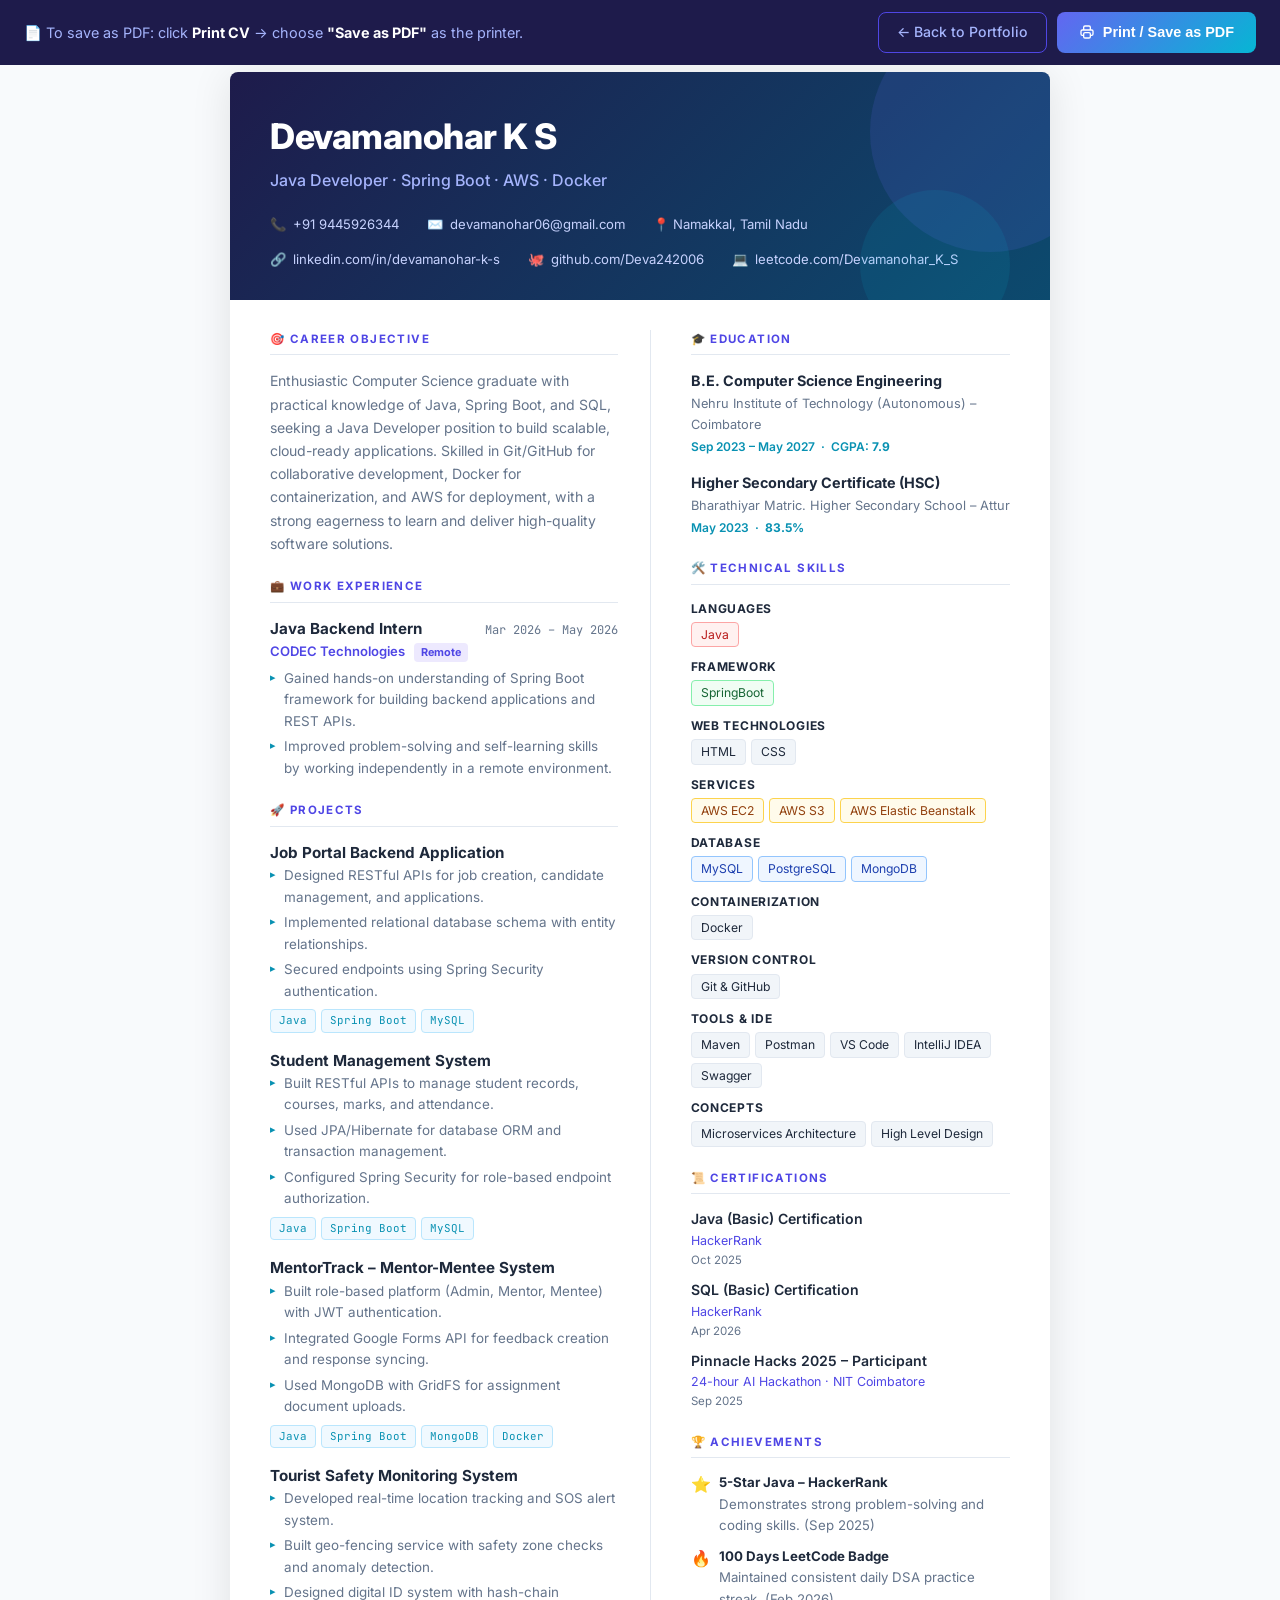
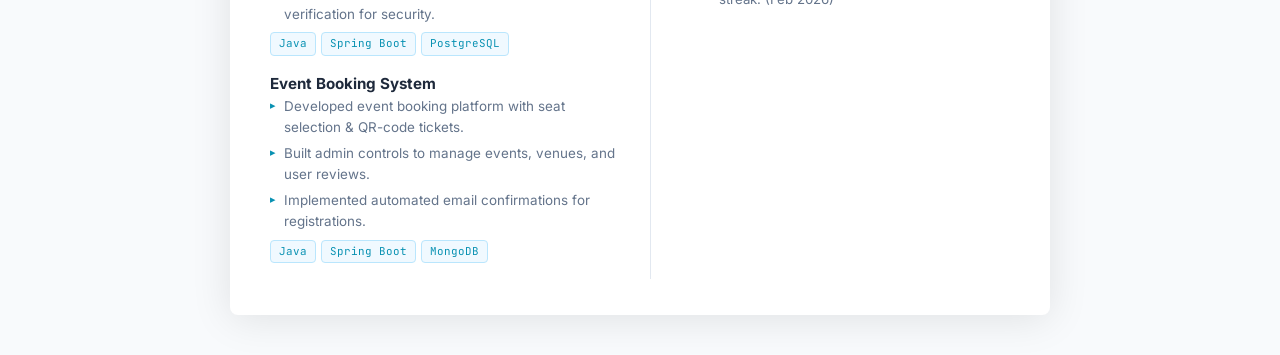
<file: resume.html>
<!DOCTYPE html>
<html lang="en">
<head>
  <meta charset="UTF-8" />
  <meta name="viewport" content="width=device-width, initial-scale=1.0" />
  <title>Resume – Devamanohar K S | Java Developer</title>
  <link rel="preconnect" href="https://fonts.googleapis.com" />
  <link href="https://fonts.googleapis.com/css2?family=Inter:wght@300;400;500;600;700&family=JetBrains+Mono:wght@400;500&display=swap" rel="stylesheet" />
  <style>
    /* ── Print + Screen Styles ── */
    *, *::before, *::after { margin: 0; padding: 0; box-sizing: border-box; }

    :root {
      --accent:  #4f46e5;
      --accent2: #0891b2;
      --text:    #1e293b;
      --muted:   #64748b;
      --border:  #e2e8f0;
      --bg:      #f8fafc;
    }

    body {
      font-family: 'Inter', sans-serif;
      background: var(--bg);
      color: var(--text);
      font-size: 13.5px;
      line-height: 1.6;
    }

    /* ── Print Button (hidden on print) ── */
    .print-bar {
      position: fixed;
      top: 0; left: 0; right: 0;
      background: #1e1b4b;
      padding: 12px 24px;
      display: flex;
      align-items: center;
      justify-content: space-between;
      z-index: 100;
      gap: 16px;
    }

    .print-bar p {
      color: #a5b4fc;
      font-size: .9rem;
    }

    .print-bar strong { color: #fff; }

    .btn-print {
      background: linear-gradient(135deg, #6366f1, #06b6d4);
      color: #fff;
      border: none;
      padding: 9px 22px;
      border-radius: 8px;
      font-size: .9rem;
      font-weight: 600;
      cursor: pointer;
      display: flex;
      align-items: center;
      gap: 8px;
      text-decoration: none;
      transition: opacity .2s;
    }

    .btn-print:hover { opacity: .85; }

    .btn-back {
      background: transparent;
      color: #a5b4fc;
      border: 1.5px solid #4f46e5;
      padding: 8px 18px;
      border-radius: 8px;
      font-size: .88rem;
      font-weight: 500;
      cursor: pointer;
      text-decoration: none;
      transition: background .2s;
    }

    .btn-back:hover { background: rgba(99,102,241,.15); }

    /* ── Resume Page ── */
    .page {
      max-width: 820px;
      margin: 72px auto 40px;
      background: #fff;
      box-shadow: 0 4px 40px rgba(0,0,0,.1);
      border-radius: 8px;
      overflow: hidden;
    }

    /* Header */
    .resume-header {
      background: linear-gradient(135deg, #1e1b4b 0%, #0c4a6e 100%);
      color: #fff;
      padding: 36px 40px 30px;
      position: relative;
      overflow: hidden;
    }

    .resume-header::before {
      content: '';
      position: absolute;
      right: -60px; top: -60px;
      width: 240px; height: 240px;
      border-radius: 50%;
      background: rgba(99,102,241,.15);
    }

    .resume-header::after {
      content: '';
      position: absolute;
      right: 40px; bottom: -40px;
      width: 150px; height: 150px;
      border-radius: 50%;
      background: rgba(6,182,212,.1);
    }

    .header-name {
      font-size: 2.2rem;
      font-weight: 800;
      letter-spacing: -.5px;
      position: relative;
    }

    .header-title {
      font-size: 1rem;
      color: #a5b4fc;
      font-weight: 500;
      margin-top: 4px;
      position: relative;
    }

    .header-contacts {
      display: flex;
      flex-wrap: wrap;
      gap: 14px 28px;
      margin-top: 20px;
      position: relative;
    }

    .hc-item {
      display: flex;
      align-items: center;
      gap: 7px;
      font-size: .82rem;
      color: #c7d2fe;
    }

    .hc-item a {
      color: #c7d2fe;
      text-decoration: none;
    }

    .hc-item a:hover { text-decoration: underline; }

    /* Body */
    .resume-body {
      padding: 30px 40px 36px;
      display: grid;
      grid-template-columns: 1fr 0.85fr;
      gap: 0 36px;
    }

    /* Sections */
    .section-head {
      display: flex;
      align-items: center;
      gap: 8px;
      font-size: .72rem;
      font-weight: 700;
      text-transform: uppercase;
      letter-spacing: .12em;
      color: var(--accent);
      border-bottom: 1.5px solid var(--border);
      padding-bottom: 6px;
      margin-bottom: 14px;
      margin-top: 22px;
    }

    .section-head:first-of-type { margin-top: 0; }

    /* Objective */
    .objective-text {
      color: var(--muted);
      font-size: .88rem;
      line-height: 1.65;
    }

    /* Experience & Projects */
    .entry { margin-bottom: 16px; }

    .entry-header {
      display: flex;
      justify-content: space-between;
      align-items: baseline;
      flex-wrap: wrap;
      gap: 4px;
    }

    .entry-title {
      font-size: .95rem;
      font-weight: 700;
    }

    .entry-date {
      font-size: .75rem;
      color: var(--muted);
      font-family: 'JetBrains Mono', monospace;
      white-space: nowrap;
    }

    .entry-sub {
      font-size: .82rem;
      color: var(--accent);
      font-weight: 600;
      margin-bottom: 6px;
    }

    .entry-sub .badge {
      display: inline-block;
      background: #ede9fe;
      color: var(--accent);
      border-radius: 4px;
      font-size: .68rem;
      font-weight: 700;
      padding: 1px 7px;
      margin-left: 6px;
      vertical-align: middle;
    }

    .bullet-list {
      list-style: none;
      padding: 0;
    }

    .bullet-list li {
      font-size: .84rem;
      color: var(--muted);
      padding-left: 14px;
      position: relative;
      margin-bottom: 4px;
    }

    .bullet-list li::before {
      content: '▸';
      position: absolute;
      left: 0;
      color: var(--accent2);
      font-size: .7rem;
      top: 1px;
    }

    /* Tech tags */
    .tech-row {
      display: flex;
      flex-wrap: wrap;
      gap: 5px;
      margin-top: 7px;
    }

    .tag {
      font-family: 'JetBrains Mono', monospace;
      font-size: .68rem;
      background: #f0f9ff;
      color: var(--accent2);
      border: 1px solid #bae6fd;
      border-radius: 4px;
      padding: 2px 8px;
    }

    /* Right column */
    .right-col {}

    /* Education */
    .edu-item { margin-bottom: 14px; }

    .edu-degree { font-size: .9rem; font-weight: 700; }
    .edu-school { font-size: .8rem; color: var(--muted); margin: 2px 0; }
    .edu-meta   { font-size: .75rem; color: var(--accent2); font-weight: 600; }

    /* Skills */
    .skill-group { margin-bottom: 10px; }

    .skill-label {
      font-size: .75rem;
      font-weight: 700;
      color: var(--text);
      text-transform: uppercase;
      letter-spacing: .06em;
      margin-bottom: 4px;
    }

    .skill-pills {
      display: flex;
      flex-wrap: wrap;
      gap: 5px;
    }

    .sp {
      background: #f1f5f9;
      border: 1px solid var(--border);
      border-radius: 4px;
      padding: 2px 9px;
      font-size: .76rem;
      color: var(--text);
    }

    .sp.java   { background: #fff1f0; border-color: #fca5a5; color: #b91c1c; }
    .sp.spring { background: #f0fdf4; border-color: #86efac; color: #166534; }
    .sp.aws    { background: #fffbeb; border-color: #fcd34d; color: #92400e; }
    .sp.db     { background: #eff6ff; border-color: #93c5fd; color: #1e40af; }

    /* Certifications */
    .cert-item { margin-bottom: 10px; }
    .cert-name  { font-size: .88rem; font-weight: 600; }
    .cert-org   { font-size: .78rem; color: var(--accent); }
    .cert-date  { font-size: .72rem; color: var(--muted); }

    /* Achievements */
    .ach-item {
      display: flex;
      gap: 8px;
      align-items: flex-start;
      margin-bottom: 10px;
    }

    .ach-icon { font-size: 1rem; flex-shrink: 0; }
    .ach-text { font-size: .83rem; color: var(--muted); }
    .ach-text strong { color: var(--text); }

    /* Divider between columns */
    .left-col {
      border-right: 1px solid var(--border);
      padding-right: 32px;
    }

    .right-col { padding-left: 4px; }

    /* ── PRINT STYLES ── */
    @media print {
      body { background: #fff; font-size: 12px; }
      .print-bar { display: none !important; }
      .page {
        margin: 0;
        box-shadow: none;
        border-radius: 0;
        max-width: 100%;
      }
      .resume-header { -webkit-print-color-adjust: exact; print-color-adjust: exact; }
    }
  </style>
</head>
<body>

  <!-- Print Bar (visible only on screen) -->
  <div class="print-bar">
    <p>📄 To save as PDF: click <strong>Print CV</strong> → choose <strong>"Save as PDF"</strong> as the printer.</p>
    <div style="display:flex; gap:10px;">
      <a href="index.html" class="btn-back">← Back to Portfolio</a>
      <button onclick="window.print()" class="btn-print">
        <svg width="16" height="16" fill="none" viewBox="0 0 24 24" stroke="currentColor"><path stroke-linecap="round" stroke-linejoin="round" stroke-width="2" d="M17 17h2a2 2 0 002-2v-4a2 2 0 00-2-2H5a2 2 0 00-2 2v4a2 2 0 002 2h2m2 4h6a2 2 0 002-2v-4a2 2 0 00-2-2H9a2 2 0 00-2 2v4a2 2 0 002 2zm8-12V5a2 2 0 00-2-2H9a2 2 0 00-2 2v4h10z"/></svg>
        Print / Save as PDF
      </button>
    </div>
  </div>

  <!-- Resume Page -->
  <div class="page">

    <!-- Header -->
    <div class="resume-header">
      <div class="header-name">Devamanohar K S</div>
      <div class="header-title">Java Developer · Spring Boot · AWS · Docker</div>
      <div class="header-contacts">
        <span class="hc-item">📞 <a href="tel:+919445926344">+91 9445926344</a></span>
        <span class="hc-item">✉️ <a href="mailto:devamanohar06@gmail.com">devamanohar06@gmail.com</a></span>
        <span class="hc-item">📍 Namakkal, Tamil Nadu</span>
        <span class="hc-item">🔗 <a href="https://www.linkedin.com/in/devamanohar-k-s/" target="_blank">linkedin.com/in/devamanohar-k-s</a></span>
        <span class="hc-item">🐙 <a href="https://github.com/Deva242006" target="_blank">github.com/Deva242006</a></span>
        <span class="hc-item">💻 <a href="https://leetcode.com/u/Devamanohar_K_S/" target="_blank">leetcode.com/Devamanohar_K_S</a></span>
      </div>
    </div>

    <!-- Body -->
    <div class="resume-body">

      <!-- LEFT COLUMN -->
      <div class="left-col">

        <!-- Objective -->
        <div class="section-head">🎯 Career Objective</div>
        <p class="objective-text">
          Enthusiastic Computer Science graduate with practical knowledge of Java, Spring Boot, and SQL,
          seeking a Java Developer position to build scalable, cloud-ready applications. Skilled in
          Git/GitHub for collaborative development, Docker for containerization, and AWS for deployment,
          with a strong eagerness to learn and deliver high-quality software solutions.
        </p>

        <!-- Experience -->
        <div class="section-head">💼 Work Experience</div>
        <div class="entry">
          <div class="entry-header">
            <span class="entry-title">Java Backend Intern</span>
            <span class="entry-date">Mar 2026 – May 2026</span>
          </div>
          <div class="entry-sub">CODEC Technologies <span class="badge">Remote</span></div>
          <ul class="bullet-list">
            <li>Gained hands-on understanding of Spring Boot framework for building backend applications and REST APIs.</li>
            <li>Improved problem-solving and self-learning skills by working independently in a remote environment.</li>
          </ul>
        </div>

        <!-- Projects -->
        <div class="section-head">🚀 Projects</div>

        <div class="entry">
          <div class="entry-header">
            <span class="entry-title">Job Portal Backend Application</span>
          </div>
          <ul class="bullet-list">
            <li>Designed RESTful APIs for job creation, candidate management, and applications.</li>
            <li>Implemented relational database schema with entity relationships.</li>
            <li>Secured endpoints using Spring Security authentication.</li>
          </ul>
          <div class="tech-row">
            <span class="tag">Java</span>
            <span class="tag">Spring Boot</span>
            <span class="tag">MySQL</span>
          </div>
        </div>

        <div class="entry">
          <div class="entry-header">
            <span class="entry-title">Student Management System</span>
          </div>
          <ul class="bullet-list">
            <li>Built RESTful APIs to manage student records, courses, marks, and attendance.</li>
            <li>Used JPA/Hibernate for database ORM and transaction management.</li>
            <li>Configured Spring Security for role-based endpoint authorization.</li>
          </ul>
          <div class="tech-row">
            <span class="tag">Java</span>
            <span class="tag">Spring Boot</span>
            <span class="tag">MySQL</span>
          </div>
        </div>

        <div class="entry">
          <div class="entry-header">
            <span class="entry-title">MentorTrack – Mentor-Mentee System</span>
          </div>
          <ul class="bullet-list">
            <li>Built role-based platform (Admin, Mentor, Mentee) with JWT authentication.</li>
            <li>Integrated Google Forms API for feedback creation and response syncing.</li>
            <li>Used MongoDB with GridFS for assignment document uploads.</li>
          </ul>
          <div class="tech-row">
            <span class="tag">Java</span>
            <span class="tag">Spring Boot</span>
            <span class="tag">MongoDB</span>
            <span class="tag">Docker</span>
          </div>
        </div>

        <div class="entry">
          <div class="entry-header">
            <span class="entry-title">Tourist Safety Monitoring System</span>
          </div>
          <ul class="bullet-list">
            <li>Developed real-time location tracking and SOS alert system.</li>
            <li>Built geo-fencing service with safety zone checks and anomaly detection.</li>
            <li>Designed digital ID system with hash-chain verification for security.</li>
          </ul>
          <div class="tech-row">
            <span class="tag">Java</span>
            <span class="tag">Spring Boot</span>
            <span class="tag">PostgreSQL</span>
          </div>
        </div>

        <div class="entry">
          <div class="entry-header">
            <span class="entry-title">Event Booking System</span>
          </div>
          <ul class="bullet-list">
            <li>Developed event booking platform with seat selection &amp; QR-code tickets.</li>
            <li>Built admin controls to manage events, venues, and user reviews.</li>
            <li>Implemented automated email confirmations for registrations.</li>
          </ul>
          <div class="tech-row">
            <span class="tag">Java</span>
            <span class="tag">Spring Boot</span>
            <span class="tag">MongoDB</span>
          </div>
        </div>

      </div>

      <!-- RIGHT COLUMN -->
      <div class="right-col">

        <!-- Education -->
        <div class="section-head">🎓 Education</div>

        <div class="edu-item">
          <div class="edu-degree">B.E. Computer Science Engineering</div>
          <div class="edu-school">Nehru Institute of Technology (Autonomous) – Coimbatore</div>
          <div class="edu-meta">Sep 2023 – May 2027 &nbsp;·&nbsp; CGPA: <strong>7.9</strong></div>
        </div>

        <div class="edu-item">
          <div class="edu-degree">Higher Secondary Certificate (HSC)</div>
          <div class="edu-school">Bharathiyar Matric. Higher Secondary School – Attur</div>
          <div class="edu-meta">May 2023 &nbsp;·&nbsp; <strong>83.5%</strong></div>
        </div>

        <!-- Skills -->
        <div class="section-head">🛠️ Technical Skills</div>

        <div class="skill-group">
          <div class="skill-label">Languages</div>
          <div class="skill-pills">
            <span class="sp java">Java</span>
          </div>
        </div>

        <div class="skill-group">
          <div class="skill-label">Framework</div>
          <div class="skill-pills">
            <span class="sp spring">SpringBoot</span>
          </div>
        </div>

        <div class="skill-group">
          <div class="skill-label">Web Technologies</div>
          <div class="skill-pills">
            <span class="sp">HTML</span>
            <span class="sp">CSS</span>
          </div>
        </div>

        <div class="skill-group">
          <div class="skill-label">Services</div>
          <div class="skill-pills">
            <span class="sp aws">AWS EC2</span>
            <span class="sp aws">AWS S3</span>
            <span class="sp aws">AWS Elastic Beanstalk</span>
          </div>
        </div>

        <div class="skill-group">
          <div class="skill-label">Database</div>
          <div class="skill-pills">
            <span class="sp db">MySQL</span>
            <span class="sp db">PostgreSQL</span>
            <span class="sp db">MongoDB</span>
          </div>
        </div>

        <div class="skill-group">
          <div class="skill-label">Containerization</div>
          <div class="skill-pills">
            <span class="sp">Docker</span>
          </div>
        </div>

        <div class="skill-group">
          <div class="skill-label">Version Control</div>
          <div class="skill-pills">
            <span class="sp">Git &amp; GitHub</span>
          </div>
        </div>

        <div class="skill-group">
          <div class="skill-label">Tools &amp; IDE</div>
          <div class="skill-pills">
            <span class="sp">Maven</span>
            <span class="sp">Postman</span>
            <span class="sp">VS Code</span>
            <span class="sp">IntelliJ IDEA</span>
            <span class="sp">Swagger</span>
          </div>
        </div>

        <div class="skill-group">
          <div class="skill-label">Concepts</div>
          <div class="skill-pills">
            <span class="sp">Microservices Architecture</span>
            <span class="sp">High Level Design</span>
          </div>
        </div>

        <!-- Certifications -->
        <div class="section-head">📜 Certifications</div>

        <div class="cert-item">
          <div class="cert-name">Java (Basic) Certification</div>
          <div class="cert-org">HackerRank</div>
          <div class="cert-date">Oct 2025</div>
        </div>

        <div class="cert-item">
          <div class="cert-name">SQL (Basic) Certification</div>
          <div class="cert-org">HackerRank</div>
          <div class="cert-date">Apr 2026</div>
        </div>

        <div class="cert-item">
          <div class="cert-name">Pinnacle Hacks 2025 – Participant</div>
          <div class="cert-org">24-hour AI Hackathon · NIT Coimbatore</div>
          <div class="cert-date">Sep 2025</div>
        </div>

        <!-- Achievements -->
        <div class="section-head">🏆 Achievements</div>

        <div class="ach-item">
          <span class="ach-icon">⭐</span>
          <div class="ach-text"><strong>5-Star Java – HackerRank</strong><br />Demonstrates strong problem-solving and coding skills. (Sep 2025)</div>
        </div>

        <div class="ach-item">
          <span class="ach-icon">🔥</span>
          <div class="ach-text"><strong>100 Days LeetCode Badge</strong><br />Maintained consistent daily DSA practice streak. (Feb 2026)</div>
        </div>

      </div>
    </div>
  </div>

</body>
</html>
</file>
